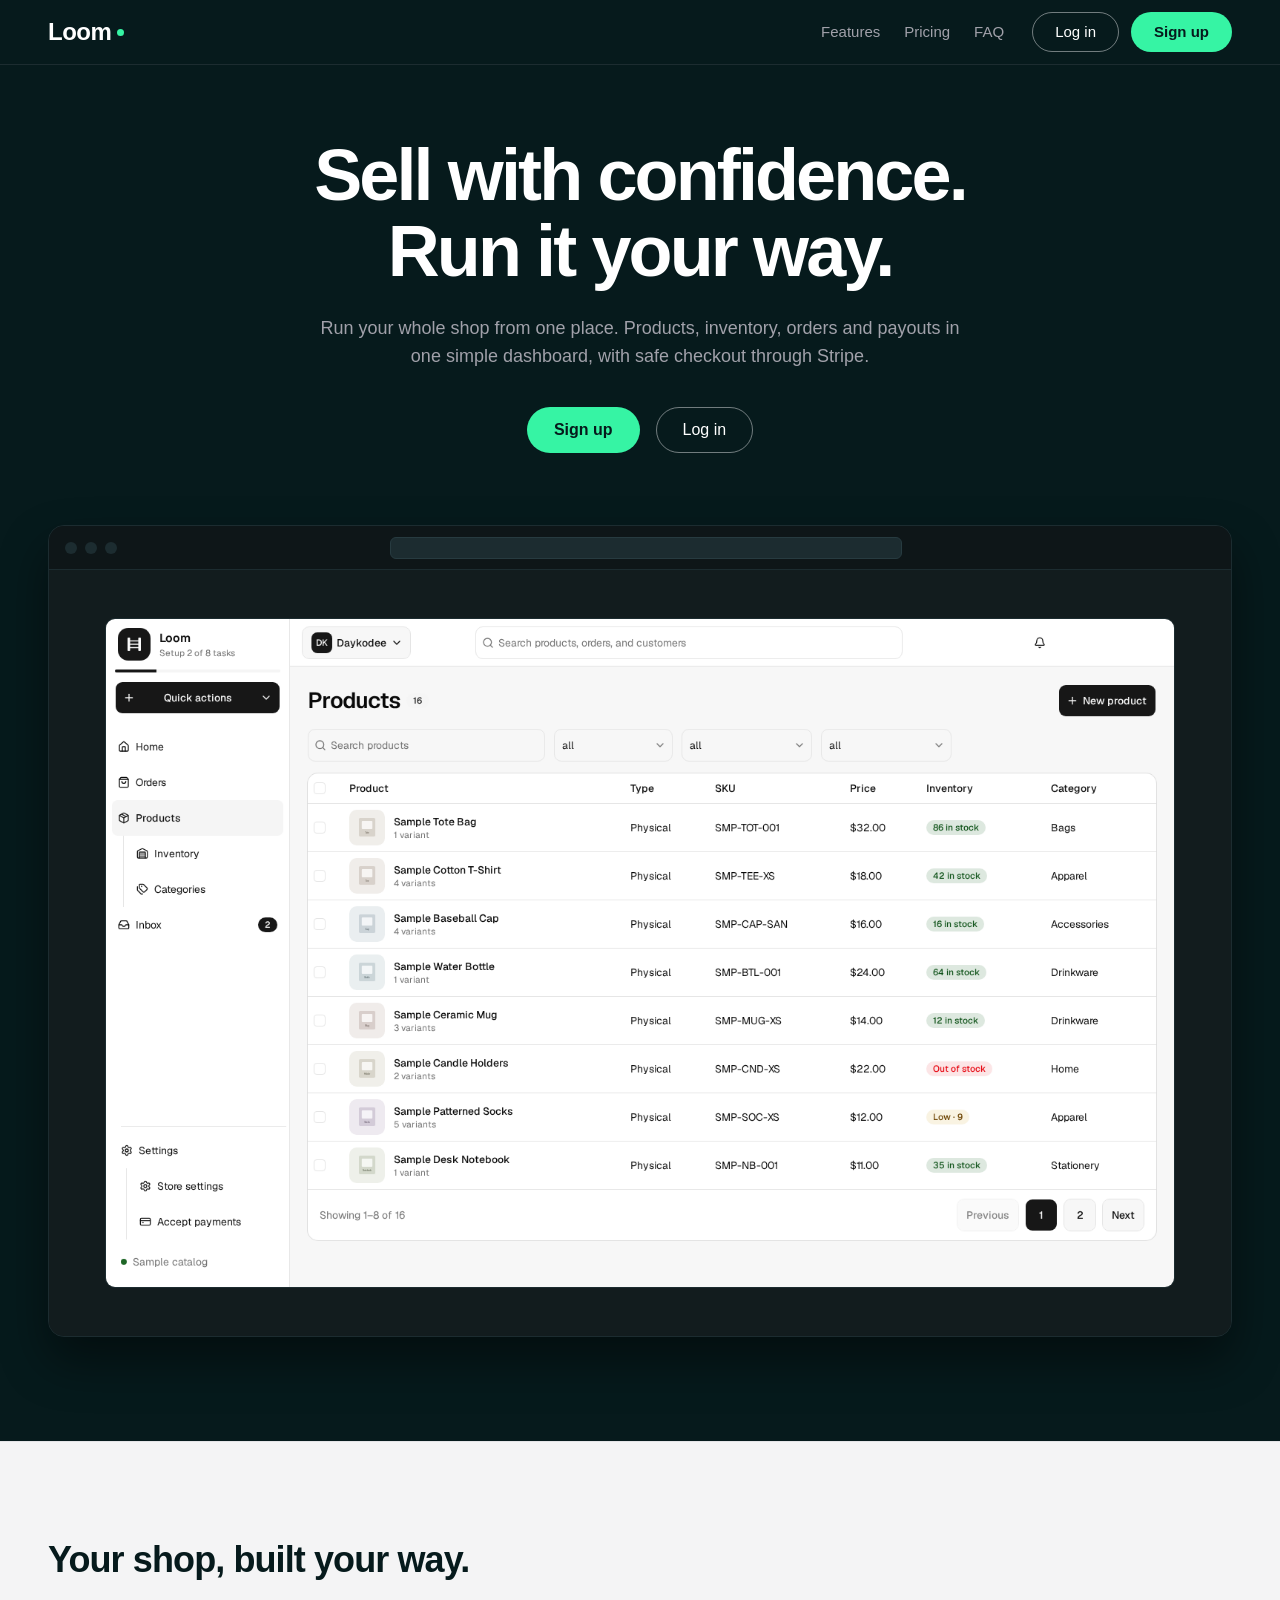
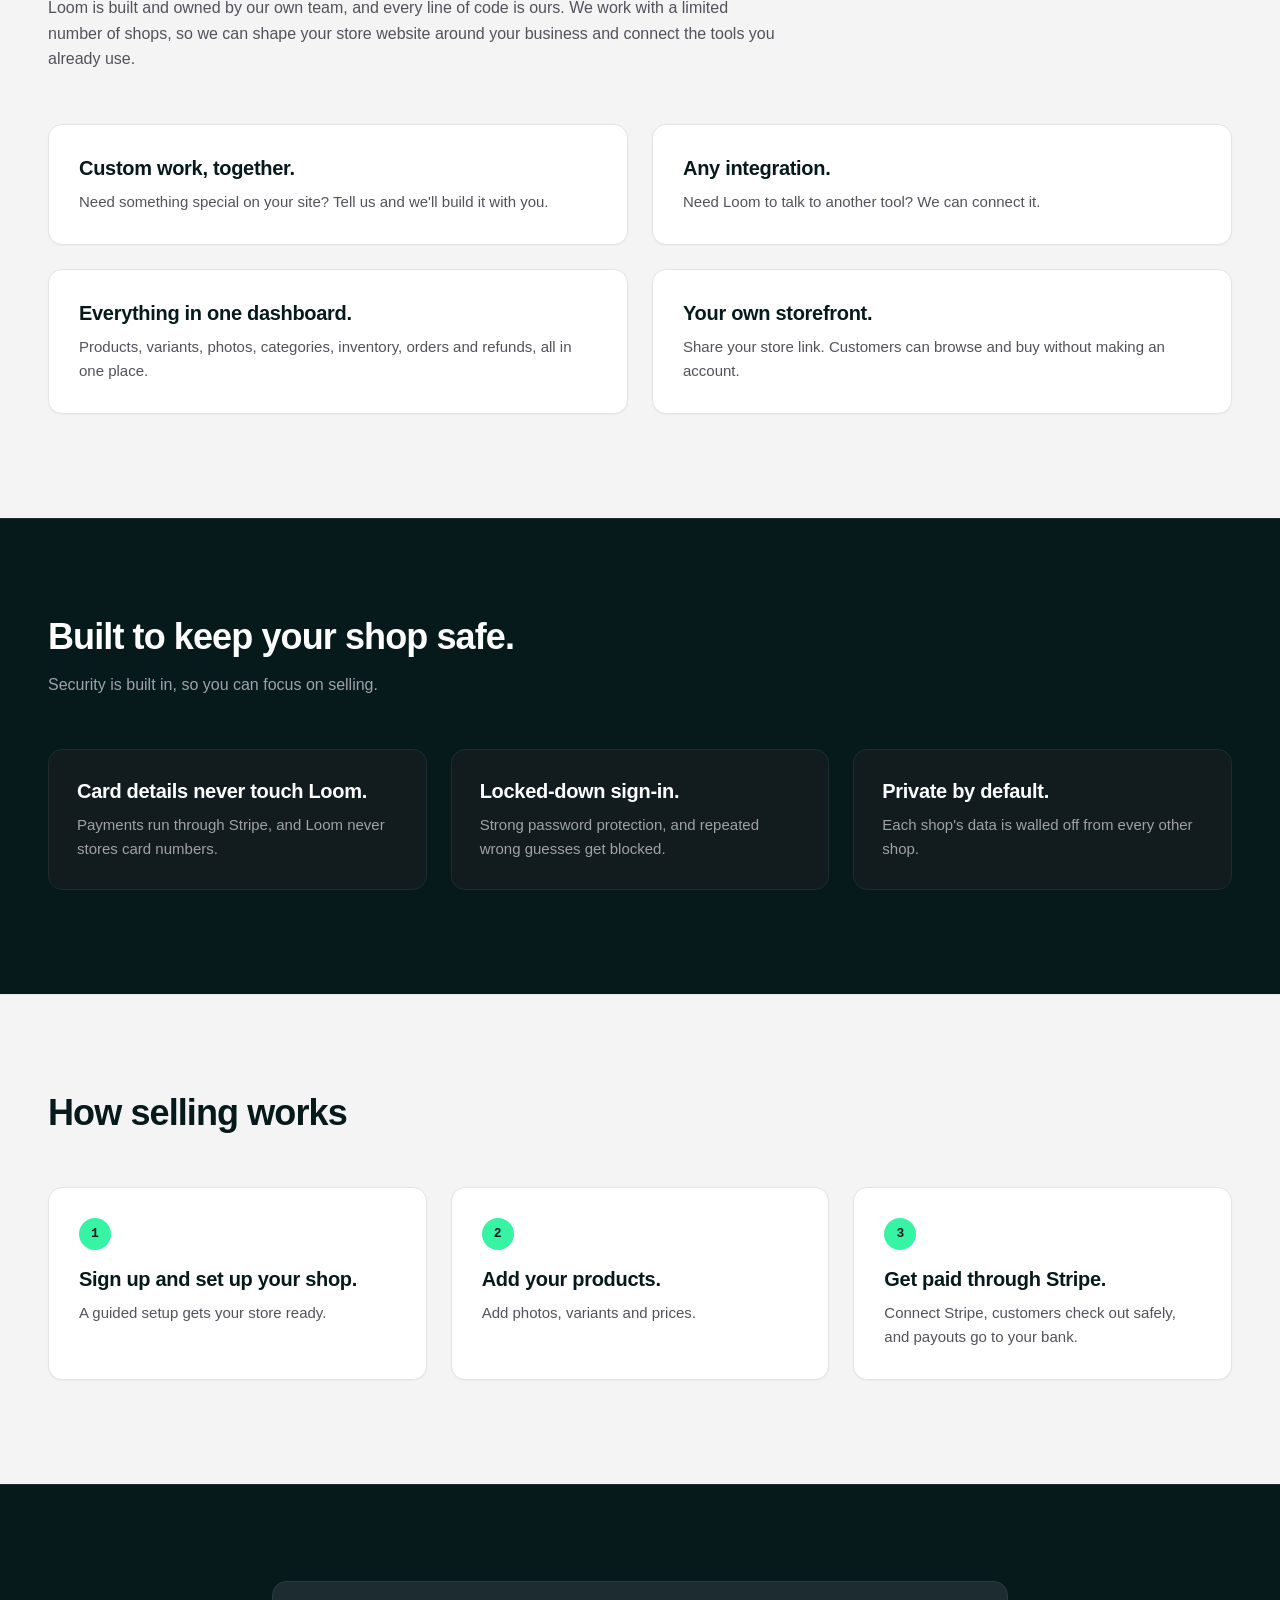
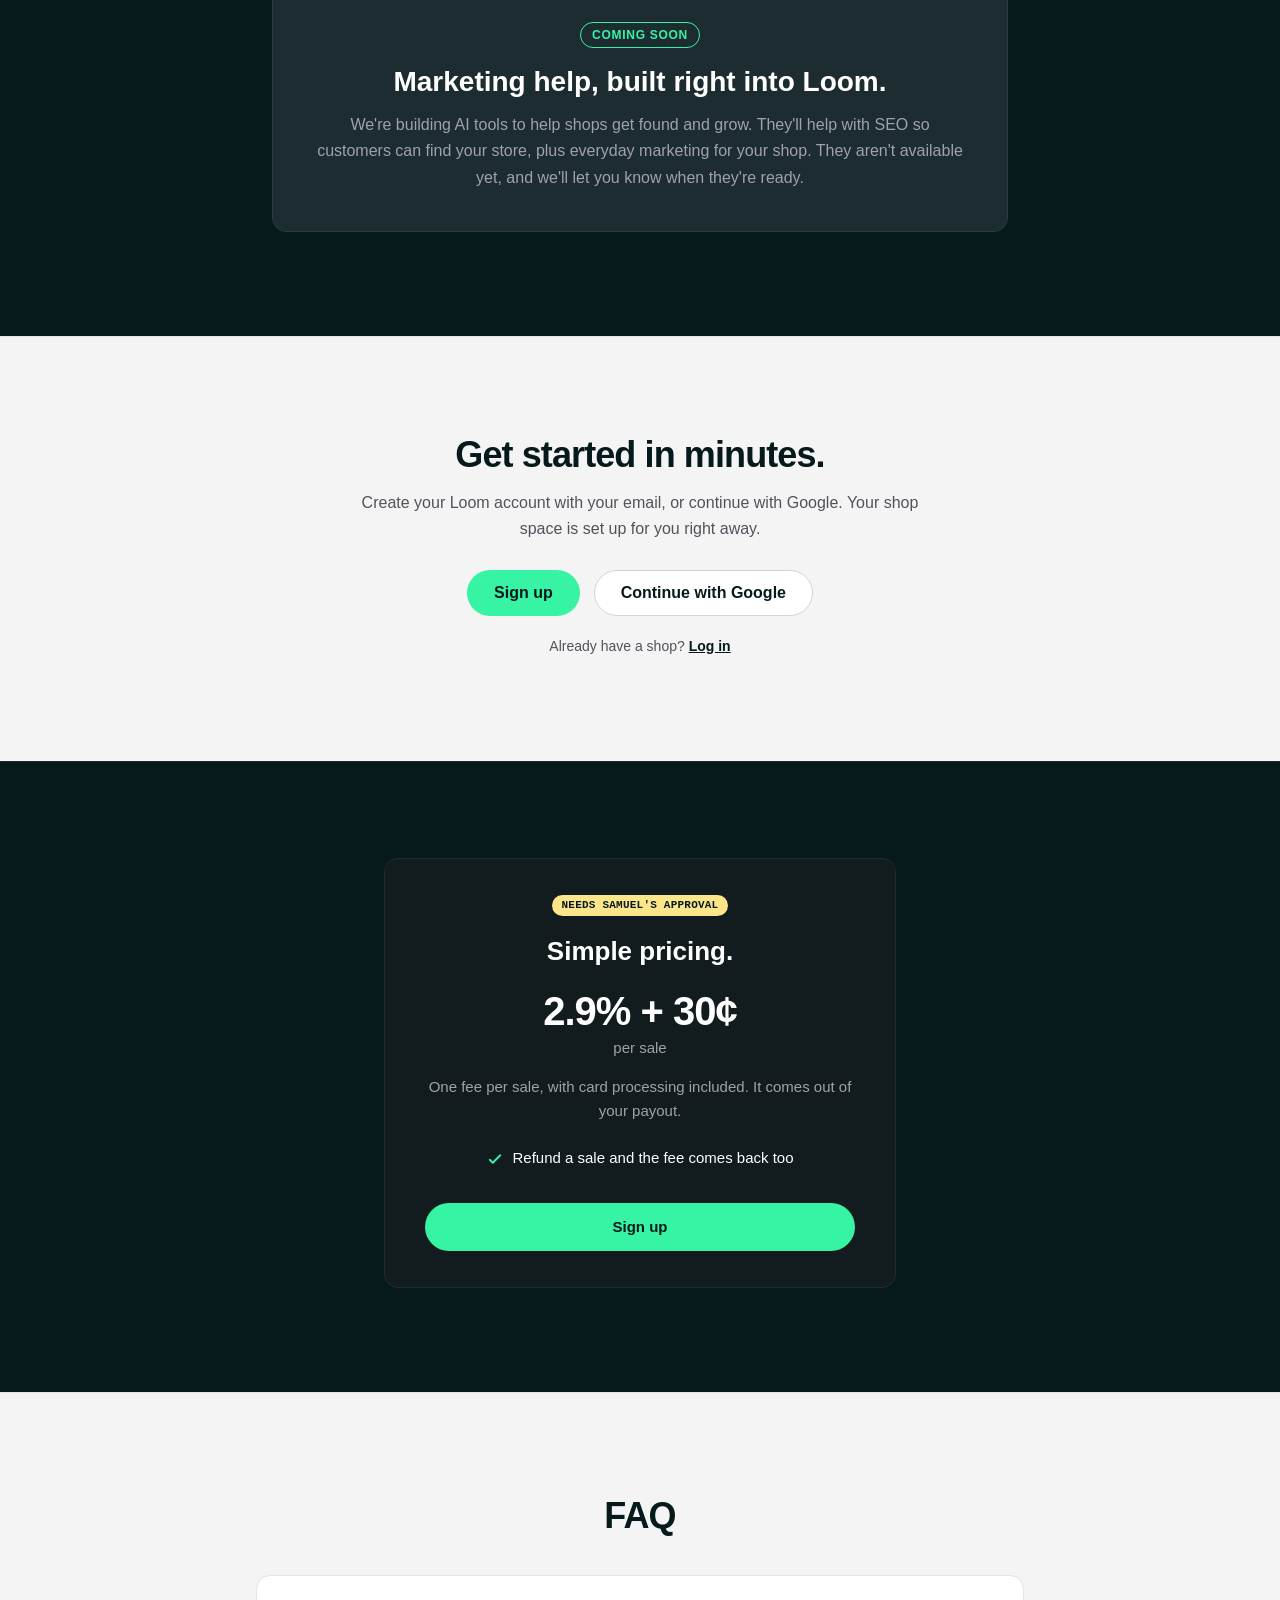
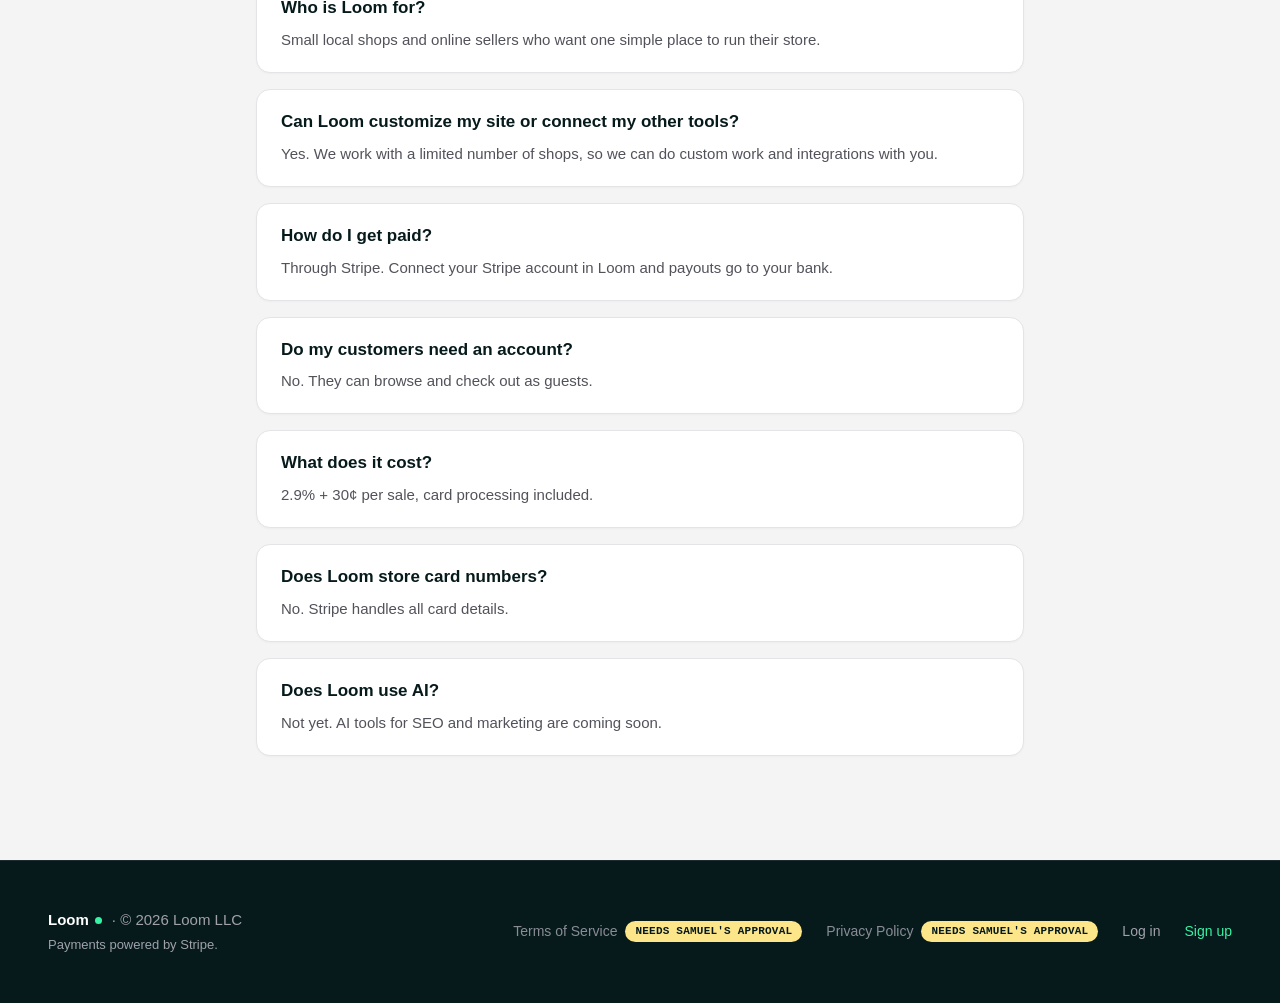
<file: index.html>
<!DOCTYPE html>
<html lang="en">
<head>
  <meta charset="utf-8">
  <meta name="viewport" content="width=device-width, initial-scale=1.0">
  <title>Loom — Sell with confidence. Run it your way.</title>
  <meta name="description" content="Run your whole shop from one place. Products, inventory, orders and payouts in one simple dashboard, with safe checkout through Stripe.">
  <link rel="stylesheet" href="styles.css">
</head>
<body>
  <a class="skip-link" href="#main-content">Skip to main content</a>

  <header class="site-header">
    <div class="container header-inner">
      <a class="brand-logo" href="#">
        <span>Loom</span>
        <span class="brand-dot" aria-hidden="true"></span>
      </a>
      <nav class="site-nav" aria-label="Primary">
        <ul class="nav-links">
          <li><a class="nav-link" href="#features">Features</a></li>
          <li><a class="nav-link" href="#pricing">Pricing</a></li>
          <li><a class="nav-link" href="#faq">FAQ</a></li>
        </ul>
        <div class="nav-actions">
          <a class="btn btn-outline-dark" href="/loom/sign-in">Log in</a>
          <a class="btn btn-primary" href="/loom/sign-up">Sign up</a>
        </div>
      </nav>
    </div>
  </header>

  <main id="main-content">
    <section class="hero-section" aria-labelledby="hero-tagline">
      <div class="container">
        <div class="hero-content">
          <h1 id="hero-tagline" class="hero-title"><span class="tagline-line">Sell with confidence.</span> <span class="tagline-line">Run it your way.</span></h1>
          <p class="hero-subhead">Run your whole shop from one place. Products, inventory, orders and payouts in one simple dashboard, with safe checkout through Stripe.</p>
          <div class="hero-actions">
            <a class="btn btn-lg btn-primary" href="/loom/sign-up">Sign up</a>
            <a class="btn btn-lg btn-outline-dark" href="/loom/sign-in">Log in</a>
          </div>
        </div>

        <div class="browser-frame">
          <div class="browser-toolbar" aria-hidden="true">
            <div class="browser-dots">
              <span class="browser-dot"></span>
              <span class="browser-dot"></span>
              <span class="browser-dot"></span>
            </div>
            <div class="browser-address"></div>
            <div class="browser-spacer"></div>
          </div>
          <div class="browser-viewport">
            <img
              class="browser-screenshot"
              src="assets/loom-dash-hero-cropped.png"
              alt="Loom dashboard showing the Products list of a sample store"
              width="1440"
              height="900"
            >
          </div>
        </div>
      </div>
    </section>

    <section class="section-light" id="features" aria-labelledby="features-heading">
      <div class="container">
        <div class="section-header">
          <h2 id="features-heading" class="section-title">Your shop, built your way.</h2>
          <p class="section-body">Loom is built and owned by our own team, and every line of code is ours. We work with a limited number of shops, so we can shape your store website around your business and connect the tools you already use.</p>
        </div>
        <div class="card-grid-2">
          <div class="card-light">
            <h3 class="card-title">Custom work, together.</h3>
            <p class="card-text">Need something special on your site? Tell us and we'll build it with you.</p>
          </div>
          <div class="card-light">
            <h3 class="card-title">Any integration.</h3>
            <p class="card-text">Need Loom to talk to another tool? We can connect it.</p>
          </div>
          <div class="card-light">
            <h3 class="card-title">Everything in one dashboard.</h3>
            <p class="card-text">Products, variants, photos, categories, inventory, orders and refunds, all in one place.</p>
          </div>
          <div class="card-light">
            <h3 class="card-title">Your own storefront.</h3>
            <p class="card-text">Share your store link. Customers can browse and buy without making an account.</p>
          </div>
        </div>
      </div>
    </section>

    <section class="section-dark" aria-labelledby="safety-heading">
      <div class="container">
        <div class="section-header">
          <h2 id="safety-heading" class="section-title">Built to keep your shop safe.</h2>
          <p class="section-body">Security is built in, so you can focus on selling.</p>
        </div>
        <div class="card-grid-3">
          <div class="card-dark">
            <h3 class="card-title">Card details never touch Loom.</h3>
            <p class="card-text">Payments run through Stripe, and Loom never stores card numbers.</p>
          </div>
          <div class="card-dark">
            <h3 class="card-title">Locked-down sign-in.</h3>
            <p class="card-text">Strong password protection, and repeated wrong guesses get blocked.</p>
          </div>
          <div class="card-dark">
            <h3 class="card-title">Private by default.</h3>
            <p class="card-text">Each shop's data is walled off from every other shop.</p>
          </div>
        </div>
      </div>
    </section>

    <section class="section-light" aria-labelledby="how-it-works-heading">
      <div class="container">
        <div class="section-header">
          <h2 id="how-it-works-heading" class="section-title">How selling works</h2>
        </div>
        <div class="card-grid-3">
          <div class="card-light">
            <div class="step-badge" aria-hidden="true">1</div>
            <h3 class="card-title">Sign up and set up your shop.</h3>
            <p class="card-text">A guided setup gets your store ready.</p>
          </div>
          <div class="card-light">
            <div class="step-badge" aria-hidden="true">2</div>
            <h3 class="card-title">Add your products.</h3>
            <p class="card-text">Add photos, variants and prices.</p>
          </div>
          <div class="card-light">
            <div class="step-badge" aria-hidden="true">3</div>
            <h3 class="card-title">Get paid through Stripe.</h3>
            <p class="card-text">Connect Stripe, customers check out safely, and payouts go to your bank.</p>
          </div>
        </div>
      </div>
    </section>

    <section class="section-dark" aria-labelledby="coming-soon-heading">
      <div class="container">
        <div class="coming-soon-card">
          <div class="coming-soon-pill">COMING SOON</div>
          <h2 id="coming-soon-heading" class="coming-soon-title">Marketing help, built right into Loom.</h2>
          <p class="coming-soon-body">We're building AI tools to help shops get found and grow. They'll help with SEO so customers can find your store, plus everyday marketing for your shop. They aren't available yet, and we'll let you know when they're ready.</p>
        </div>
      </div>
    </section>

    <section class="section-light" id="signup" aria-labelledby="get-started-heading">
      <div class="container">
        <div class="cta-box">
          <h2 id="get-started-heading" class="section-title">Get started in minutes.</h2>
          <p class="section-body">Create your Loom account with your email, or continue with Google. Your shop space is set up for you right away.</p>
          <div class="cta-actions">
            <a class="btn btn-lg btn-primary" href="/loom/sign-up">Sign up</a>
            <!--GOOGLE_START_URL in config.js is empty until the hosted API origin is decided; falls back to /loom/sign-up which has its own Google button-->
            <a id="google-start-btn" class="btn btn-lg btn-outline-light" href="/loom/sign-up">Continue with Google</a>
          </div>
          <p class="cta-subline">Already have a shop? <a href="/loom/sign-in">Log in</a></p>
        </div>
      </div>
    </section>

    <section class="section-dark" id="pricing" aria-labelledby="pricing-heading">
      <div class="container">
        <div class="pricing-card">
          <span class="approval-tag" data-approval-tag>NEEDS SAMUEL'S APPROVAL</span>
          <h2 id="pricing-heading" class="pricing-title">Simple pricing.</h2>
          <div class="pricing-amount-wrap">
            <span class="pricing-amount">2.9% + 30¢</span>
            <p class="pricing-unit">per sale</p>
          </div>
          <p class="pricing-body">One fee per sale, with card processing included. It comes out of your payout.</p>
          <ul class="pricing-bullet">
            <li>
              <svg class="check-icon" viewBox="0 0 24 24" fill="none" stroke="currentColor" stroke-width="2.5" aria-hidden="true">
                <path d="M5 13l4 4L19 7" stroke-linecap="round" stroke-linejoin="round"></path>
              </svg>
              <span>Refund a sale and the fee comes back too</span>
            </li>
          </ul>
          <a class="btn btn-primary btn-block" href="/loom/sign-up">Sign up</a>
        </div>
      </div>
    </section>

    <section class="section-light" id="faq" aria-labelledby="faq-heading">
      <div class="container">
        <div class="faq-container">
          <h2 id="faq-heading" class="faq-heading">FAQ</h2>
          <div class="faq-list">
            <details class="faq-item" open>
              <summary class="faq-question">Who is Loom for?</summary>
              <p class="faq-answer">Small local shops and online sellers who want one simple place to run their store.</p>
            </details>
            <details class="faq-item" open>
              <summary class="faq-question">Can Loom customize my site or connect my other tools?</summary>
              <p class="faq-answer">Yes. We work with a limited number of shops, so we can do custom work and integrations with you.</p>
            </details>
            <details class="faq-item" open>
              <summary class="faq-question">How do I get paid?</summary>
              <p class="faq-answer">Through Stripe. Connect your Stripe account in Loom and payouts go to your bank.</p>
            </details>
            <details class="faq-item" open>
              <summary class="faq-question">Do my customers need an account?</summary>
              <p class="faq-answer">No. They can browse and check out as guests.</p>
            </details>
            <details class="faq-item" open>
              <summary class="faq-question">What does it cost?</summary>
              <p class="faq-answer">2.9% + 30¢ per sale, card processing included.</p>
            </details>
            <details class="faq-item" open>
              <summary class="faq-question">Does Loom store card numbers?</summary>
              <p class="faq-answer">No. Stripe handles all card details.</p>
            </details>
            <details class="faq-item" open>
              <summary class="faq-question">Does Loom use AI?</summary>
              <p class="faq-answer">Not yet. AI tools for SEO and marketing are coming soon.</p>
            </details>
          </div>
        </div>
      </div>
    </section>
  </main>

  <footer class="site-footer">
    <div class="container footer-inner">
      <div>
        <p class="footer-brand-line">
          <span>Loom</span>
          <span class="brand-dot" aria-hidden="true"></span>
          <span class="footer-copy">· © 2026 Loom LLC</span>
        </p>
        <p class="footer-stripe">Payments powered by Stripe.</p>
      </div>
      <div class="footer-links">
        <div class="footer-link-group">
          <a id="terms-link" class="footer-link link-disabled" role="link" aria-disabled="true">Terms of Service</a>
          <span class="approval-tag" data-approval-tag>NEEDS SAMUEL'S APPROVAL</span>
        </div>
        <div class="footer-link-group">
          <a id="privacy-link" class="footer-link link-disabled" role="link" aria-disabled="true">Privacy Policy</a>
          <span class="approval-tag" data-approval-tag>NEEDS SAMUEL'S APPROVAL</span>
        </div>
        <a class="footer-link" href="/loom/sign-in">Log in</a>
        <a class="footer-link footer-link-accent" href="/loom/sign-up">Sign up</a>
      </div>
    </div>
  </footer>

  <script src="config.js"></script>
</body>
</html>
</file>
<file: styles.css>
:root {
  --bg-dark: #061A1C;
  --surface-dark: #121C1E;
  --surface-elevated: #1C2C30;
  --chrome-dark: #0E1618;
  --border-dark: #1C2C30;
  --border-elevated: #273B40;
  --bg-light: #F4F4F5;
  --surface-light: #FFFFFF;
  --border-light: #E4E4E7;
  --text-on-dark: #FFFFFF;
  --text-secondary-dark: #A1A1AA;
  --text-on-light: #061A1C;
  --text-secondary-light: #52525B;
  --accent: #36F4A4;
  --accent-text: #061A1C;
  --tag-bg: #FDE68A;
  --tag-text: #061A1C;
  --font-sans: "Inter", -apple-system, BlinkMacSystemFont, "Segoe UI", Roboto, "Helvetica Neue", Arial, sans-serif;
  --font-mono: "JetBrains Mono", ui-monospace, SFMono-Regular, Menlo, Monaco, Consolas, monospace;
}

*,
*::before,
*::after {
  box-sizing: border-box;
}

html {
  scroll-behavior: smooth;
  -webkit-text-size-adjust: 100%;
}

body {
  margin: 0;
  min-height: 100vh;
  display: flex;
  flex-direction: column;
  background-color: var(--bg-dark);
  color: var(--text-on-dark);
  font-family: var(--font-sans);
  font-size: 16px;
  line-height: 1.5;
  -webkit-font-smoothing: antialiased;
  -moz-osx-font-smoothing: grayscale;
}

main {
  flex: 1 0 auto;
  width: 100%;
}

img {
  max-width: 100%;
  height: auto;
  display: block;
}

/* Skip link for keyboard users */
.skip-link {
  position: absolute;
  top: -100px;
  left: 1rem;
  z-index: 100;
  background-color: var(--accent);
  color: var(--accent-text);
  padding: 0.625rem 1.25rem;
  border-radius: 9999px;
  font-weight: 600;
  font-size: 0.875rem;
  text-decoration: none;
  transition: top 0.15s ease;
}

.skip-link:focus,
.skip-link:focus-visible {
  top: 1rem;
  outline: 2px solid var(--text-on-dark);
  outline-offset: 2px;
}

/* Focus visibility */
a:focus-visible,
button:focus-visible,
summary:focus-visible {
  outline: 2px solid var(--accent);
  outline-offset: 3px;
}

.section-light a:focus-visible,
.section-light button:focus-visible,
.section-light summary:focus-visible {
  outline: 2px solid var(--text-on-light);
  outline-offset: 3px;
}

/* Layout containers */
.container {
  width: 100%;
  max-width: 1280px;
  margin-left: auto;
  margin-right: auto;
  padding-left: 1.25rem;
  padding-right: 1.25rem;
}

@media (min-width: 768px) {
  .container {
    padding-left: 2rem;
    padding-right: 2rem;
  }
}

@media (min-width: 1280px) {
  .container {
    padding-left: 3rem;
    padding-right: 3rem;
  }
}

/* Header & Navigation */
.site-header {
  width: 100%;
  background-color: var(--bg-dark);
  border-bottom: 1px solid var(--border-dark);
  position: sticky;
  top: 0;
  z-index: 50;
}

.header-inner {
  display: flex;
  flex-wrap: wrap;
  align-items: center;
  justify-content: space-between;
  gap: 0.75rem 1.5rem;
  min-height: 4rem;
  padding-top: 0.625rem;
  padding-bottom: 0.625rem;
}

.brand-logo {
  display: inline-flex;
  align-items: center;
  gap: 0.375rem;
  color: var(--text-on-dark);
  font-size: 1.5rem;
  font-weight: 700;
  letter-spacing: -0.02em;
  text-decoration: none;
}

.brand-dot {
  width: 0.4375rem;
  height: 0.4375rem;
  border-radius: 9999px;
  background-color: var(--accent);
  display: inline-block;
}

.site-nav {
  display: flex;
  flex-wrap: wrap;
  align-items: center;
  justify-content: space-between;
  gap: 0.75rem 1.75rem;
  width: 100%;
}

@media (min-width: 640px) {
  .site-nav {
    width: auto;
    justify-content: flex-end;
  }
}

.nav-links {
  display: flex;
  align-items: center;
  gap: 1.25rem;
  list-style: none;
  margin: 0;
  padding: 0;
}

@media (min-width: 768px) {
  .nav-links {
    gap: 1.5rem;
  }
}

.nav-link {
  color: var(--text-secondary-dark);
  font-size: 0.9375rem;
  font-weight: 500;
  text-decoration: none;
  transition: color 0.15s ease;
}

.nav-link:hover {
  color: var(--text-on-dark);
}

.nav-actions {
  display: flex;
  align-items: center;
  gap: 0.75rem;
}

/* Buttons */
.btn {
  display: inline-flex;
  align-items: center;
  justify-content: center;
  border-radius: 9999px;
  font-family: var(--font-sans);
  font-size: 0.9375rem;
  font-weight: 600;
  line-height: 1.25;
  padding: 0.625rem 1.375rem;
  text-decoration: none;
  cursor: pointer;
  transition: transform 0.12s ease, filter 0.15s ease, border-color 0.15s ease, background-color 0.15s ease;
}

.btn:active {
  transform: scale(0.98);
}

.btn-lg {
  font-size: 1rem;
  padding: 0.75rem 1.625rem;
}

.btn-block {
  width: 100%;
  padding: 0.875rem 1.5rem;
}

.btn-primary {
  background-color: var(--accent);
  color: var(--accent-text);
  border: 1px solid transparent;
}

.btn-primary:hover {
  filter: brightness(1.05);
}

.btn-outline-dark {
  background-color: transparent;
  color: var(--text-on-dark);
  border: 1px solid rgba(244, 244, 245, 0.45);
  font-weight: 500;
}

.btn-outline-dark:hover {
  border-color: var(--text-on-dark);
}

.btn-outline-light {
  background-color: var(--surface-light);
  color: var(--text-on-light);
  border: 1px solid #D4D4D8;
  font-weight: 600;
}

.btn-outline-light:hover {
  border-color: var(--text-on-light);
}

/* Sections */
.section-dark {
  background-color: var(--bg-dark);
  color: var(--text-on-dark);
  border-top: 1px solid var(--border-dark);
  padding-top: 4rem;
  padding-bottom: 4.5rem;
}

.section-light {
  background-color: var(--bg-light);
  color: var(--text-on-light);
  border-top: 1px solid var(--border-light);
  padding-top: 4rem;
  padding-bottom: 4.5rem;
}

@media (min-width: 768px) {
  .section-dark,
  .section-light {
    padding-top: 6rem;
    padding-bottom: 6.5rem;
  }
}

/* Hero Section */
.hero-section {
  background-color: var(--bg-dark);
  color: var(--text-on-dark);
  padding-top: 3.5rem;
  padding-bottom: 4.5rem;
  text-align: center;
}

@media (min-width: 768px) {
  .hero-section {
    padding-top: 4.5rem;
    padding-bottom: 6.5rem;
  }
}

.hero-content {
  max-width: 56rem;
  margin-left: auto;
  margin-right: auto;
}

.hero-title {
  margin: 0;
  color: var(--text-on-dark);
  font-size: 2.375rem;
  line-height: 1.12;
  font-weight: 700;
  letter-spacing: -0.035em;
}

.tagline-line {
  display: inline;
}

@media (min-width: 768px) {
  .hero-title {
    font-size: 3.5rem;
    line-height: 1.08;
  }

  .tagline-line {
    display: block;
  }
}

@media (min-width: 1280px) {
  .hero-title {
    font-size: 4.5rem;
    line-height: 1.06;
    letter-spacing: -0.04em;
  }
}

.hero-subhead {
  margin: 1.5rem auto 0;
  max-width: 42rem;
  color: var(--text-secondary-dark);
  font-size: 1.0625rem;
  line-height: 1.6;
}

@media (min-width: 768px) {
  .hero-subhead {
    font-size: 1.125rem;
  }
}

.hero-actions {
  margin-top: 2.25rem;
  display: flex;
  flex-wrap: wrap;
  align-items: center;
  justify-content: center;
  gap: 1rem;
}

/* Browser frame in Hero */
.browser-frame {
  margin-top: 3.5rem;
  border-radius: 1rem;
  border: 1px solid var(--border-dark);
  background-color: var(--surface-dark);
  overflow: hidden;
  box-shadow: 0 24px 48px rgba(0, 0, 0, 0.45);
}

@media (min-width: 1024px) {
  .browser-frame {
    margin-top: 4.5rem;
  }
}

.browser-toolbar {
  height: 2.75rem;
  background-color: var(--chrome-dark);
  border-bottom: 1px solid var(--border-dark);
  padding: 0 1rem;
  display: flex;
  align-items: center;
  justify-content: space-between;
  gap: 1rem;
}

.browser-dots {
  display: flex;
  align-items: center;
  gap: 0.5rem;
}

.browser-dot {
  width: 0.75rem;
  height: 0.75rem;
  border-radius: 9999px;
  background-color: var(--border-dark);
}

.browser-address {
  flex: 1;
  max-width: 32rem;
  height: 1.375rem;
  border-radius: 0.375rem;
  background-color: var(--border-dark);
  border: 1px solid var(--border-elevated);
}

.browser-spacer {
  width: 2.5rem;
}

.browser-viewport {
  padding: 1rem;
  background-color: var(--surface-dark);
}

@media (min-width: 768px) {
  .browser-viewport {
    padding: 2.25rem;
  }
}

@media (min-width: 1280px) {
  .browser-viewport {
    padding: 3rem 3.5rem;
  }
}

.browser-screenshot {
  width: 100%;
  height: auto;
  border-radius: 0.625rem;
  border: 1px solid var(--border-dark);
}

/* Section Headers */
.section-header {
  max-width: 46rem;
  margin-bottom: 2.5rem;
}

@media (min-width: 768px) {
  .section-header {
    margin-bottom: 3.25rem;
  }
}

.section-title {
  margin: 0;
  font-size: 1.875rem;
  line-height: 1.2;
  font-weight: 700;
  letter-spacing: -0.025em;
}

@media (min-width: 768px) {
  .section-title {
    font-size: 2.25rem;
  }
}

.section-body {
  margin: 0.875rem 0 0;
  font-size: 1rem;
  line-height: 1.6;
}

.section-light .section-title {
  color: var(--text-on-light);
}

.section-light .section-body {
  color: var(--text-secondary-light);
}

.section-dark .section-title {
  color: var(--text-on-dark);
}

.section-dark .section-body {
  color: var(--text-secondary-dark);
}

/* Grids & Cards */
.card-grid-2,
.card-grid-3 {
  display: grid;
  grid-template-columns: 1fr;
  gap: 1.5rem;
}

@media (min-width: 640px) {
  .card-grid-2,
  .card-grid-3 {
    grid-template-columns: repeat(2, minmax(0, 1fr));
  }
}

@media (min-width: 960px) {
  .card-grid-3 {
    grid-template-columns: repeat(3, minmax(0, 1fr));
  }
}

.card-light {
  background-color: var(--surface-light);
  border: 1px solid var(--border-light);
  border-radius: 0.875rem;
  padding: 1.5rem;
  box-shadow: 0 1px 2px rgba(6, 26, 28, 0.04);
  display: flex;
  flex-direction: column;
  align-items: flex-start;
}

@media (min-width: 768px) {
  .card-light {
    padding: 1.875rem;
  }
}

.card-dark {
  background-color: var(--surface-dark);
  border: 1px solid var(--border-dark);
  border-radius: 0.875rem;
  padding: 1.5rem;
  display: flex;
  flex-direction: column;
  align-items: flex-start;
}

@media (min-width: 768px) {
  .card-dark {
    padding: 1.75rem;
  }
}

.card-title {
  margin: 0 0 0.5rem;
  font-size: 1.25rem;
  line-height: 1.35;
  font-weight: 600;
  letter-spacing: -0.015em;
}

.card-light .card-title {
  color: var(--text-on-light);
}

.card-dark .card-title {
  color: var(--text-on-dark);
}

.card-text {
  margin: 0;
  font-size: 0.9375rem;
  line-height: 1.6;
}

.card-light .card-text {
  color: var(--text-secondary-light);
}

.card-dark .card-text {
  color: var(--text-secondary-dark);
}

/* Step badge in How selling works */
.step-badge {
  width: 2rem;
  height: 2rem;
  border-radius: 9999px;
  background-color: var(--accent);
  color: var(--accent-text);
  font-family: var(--font-mono);
  font-size: 0.8125rem;
  font-weight: 700;
  display: inline-flex;
  align-items: center;
  justify-content: center;
  margin-bottom: 1rem;
}

/* Coming Soon Card */
.coming-soon-card {
  max-width: 46rem;
  margin-left: auto;
  margin-right: auto;
  background-color: var(--surface-elevated);
  border: 1px solid var(--border-elevated);
  border-radius: 0.875rem;
  padding: 2rem 1.5rem;
  text-align: center;
}

@media (min-width: 768px) {
  .coming-soon-card {
    padding: 2.5rem 2.75rem;
  }
}

.coming-soon-pill {
  display: inline-block;
  padding: 0.1875rem 0.6875rem;
  border-radius: 9999px;
  border: 1px solid var(--accent);
  color: var(--accent);
  font-size: 0.75rem;
  font-weight: 600;
  letter-spacing: 0.06em;
  margin-bottom: 1rem;
}

.coming-soon-title {
  margin: 0 0 0.75rem;
  color: var(--text-on-dark);
  font-size: 1.5rem;
  line-height: 1.3;
  font-weight: 700;
}

@media (min-width: 768px) {
  .coming-soon-title {
    font-size: 1.75rem;
  }
}

.coming-soon-body {
  margin: 0;
  color: var(--text-secondary-dark);
  font-size: 1rem;
  line-height: 1.65;
}

/* Get Started (Sign up / Log in) Section */
.cta-box {
  max-width: 36rem;
  margin-left: auto;
  margin-right: auto;
  text-align: center;
}

.cta-actions {
  margin-top: 1.75rem;
  margin-bottom: 1.25rem;
  display: flex;
  flex-wrap: wrap;
  align-items: center;
  justify-content: center;
  gap: 0.875rem;
}

.cta-subline {
  margin: 0;
  color: var(--text-secondary-light);
  font-size: 0.875rem;
}

.cta-subline a {
  color: var(--text-on-light);
  font-weight: 600;
  text-decoration: underline;
}

/* Pricing Card */
.pricing-card {
  max-width: 32rem;
  margin-left: auto;
  margin-right: auto;
  background-color: var(--surface-dark);
  border: 1px solid var(--border-dark);
  border-radius: 0.875rem;
  padding: 2rem 1.5rem;
  display: flex;
  flex-direction: column;
  align-items: center;
  text-align: center;
}

@media (min-width: 768px) {
  .pricing-card {
    padding: 2.25rem 2.5rem;
  }
}

.approval-tag {
  display: inline-block;
  background-color: var(--tag-bg);
  color: var(--tag-text);
  font-family: var(--font-mono);
  font-size: 0.6875rem;
  font-weight: 700;
  line-height: 1.2;
  padding: 0.25rem 0.625rem;
  border-radius: 9999px;
  letter-spacing: 0.02em;
}

.pricing-card .approval-tag {
  margin-bottom: 1rem;
}

.pricing-title {
  margin: 0 0 0.75rem;
  color: var(--text-on-dark);
  font-size: 1.625rem;
  font-weight: 700;
}

.pricing-amount-wrap {
  margin: 0.375rem 0 1rem;
}

.pricing-amount {
  display: block;
  color: var(--text-on-dark);
  font-size: 2.5rem;
  line-height: 1.1;
  font-weight: 800;
  letter-spacing: -0.025em;
}

.pricing-unit {
  margin: 0.25rem 0 0;
  color: var(--text-secondary-dark);
  font-size: 0.9375rem;
}

.pricing-body {
  margin: 0 0 1.5rem;
  color: var(--text-secondary-dark);
  font-size: 0.9375rem;
  line-height: 1.6;
}

.pricing-bullet {
  list-style: none;
  padding: 0;
  margin: 0 0 1.75rem;
}

.pricing-bullet li {
  display: inline-flex;
  align-items: center;
  justify-content: center;
  gap: 0.5rem;
  color: var(--text-on-dark);
  font-size: 0.9375rem;
}

.check-icon {
  width: 1.125rem;
  height: 1.125rem;
  color: var(--accent);
  flex-shrink: 0;
}

/* FAQ Section */
.faq-container {
  max-width: 48rem;
  margin-left: auto;
  margin-right: auto;
}

.faq-heading {
  margin: 0 0 2rem;
  text-align: center;
  color: var(--text-on-light);
  font-size: 1.875rem;
  font-weight: 700;
  letter-spacing: -0.025em;
}

@media (min-width: 768px) {
  .faq-heading {
    font-size: 2.25rem;
  }
}

.faq-list {
  display: flex;
  flex-direction: column;
  gap: 1rem;
}

.faq-item {
  background-color: var(--surface-light);
  border: 1px solid var(--border-light);
  border-radius: 0.875rem;
  padding: 1.25rem 1.5rem;
  box-shadow: 0 1px 2px rgba(6, 26, 28, 0.03);
}

.faq-question {
  cursor: pointer;
  list-style: none;
  color: var(--text-on-light);
  font-size: 1.0625rem;
  font-weight: 700;
  line-height: 1.4;
  display: flex;
  align-items: center;
  justify-content: space-between;
  gap: 1rem;
}

.faq-question::-webkit-details-marker {
  display: none;
}

.faq-answer {
  margin: 0.5rem 0 0;
  color: var(--text-secondary-light);
  font-size: 0.9375rem;
  line-height: 1.6;
}

/* Footer */
.site-footer {
  width: 100%;
  background-color: var(--bg-dark);
  border-top: 1px solid var(--border-dark);
  color: var(--text-secondary-dark);
  padding-top: 3rem;
  padding-bottom: 3rem;
}

.footer-inner {
  display: flex;
  flex-direction: column;
  align-items: flex-start;
  justify-content: space-between;
  gap: 1.5rem;
}

@media (min-width: 768px) {
  .footer-inner {
    flex-direction: row;
    align-items: center;
  }
}

.footer-brand-line {
  display: flex;
  align-items: center;
  gap: 0.375rem;
  color: var(--text-on-dark);
  font-size: 0.9375rem;
  font-weight: 600;
  margin: 0;
}

.footer-copy {
  color: var(--text-secondary-dark);
  font-weight: 400;
  margin-left: 0.25rem;
}

.footer-stripe {
  margin: 0.25rem 0 0;
  color: var(--text-secondary-dark);
  font-size: 0.8125rem;
}

.footer-links {
  display: flex;
  flex-wrap: wrap;
  align-items: center;
  gap: 1rem 1.5rem;
}

.footer-link-group {
  display: inline-flex;
  align-items: center;
  gap: 0.5rem;
}

.footer-link {
  color: var(--text-secondary-dark);
  font-size: 0.875rem;
  text-decoration: none;
  transition: color 0.15s ease;
}

.footer-link:hover {
  color: var(--text-on-dark);
}

.footer-link.link-disabled,
.footer-link[aria-disabled="true"] {
  cursor: not-allowed;
  opacity: 0.85;
}

.footer-link-accent {
  color: var(--accent);
  font-weight: 500;
}

.footer-link-accent:hover {
  color: var(--text-on-dark);
}

/* Reduced motion */
@media (prefers-reduced-motion: reduce) {
  html {
    scroll-behavior: auto;
  }

  *,
  *::before,
  *::after {
    animation-duration: 0.01ms !important;
    animation-iteration-count: 1 !important;
    transition-duration: 0.01ms !important;
    scroll-behavior: auto !important;
  }
}
</file>
